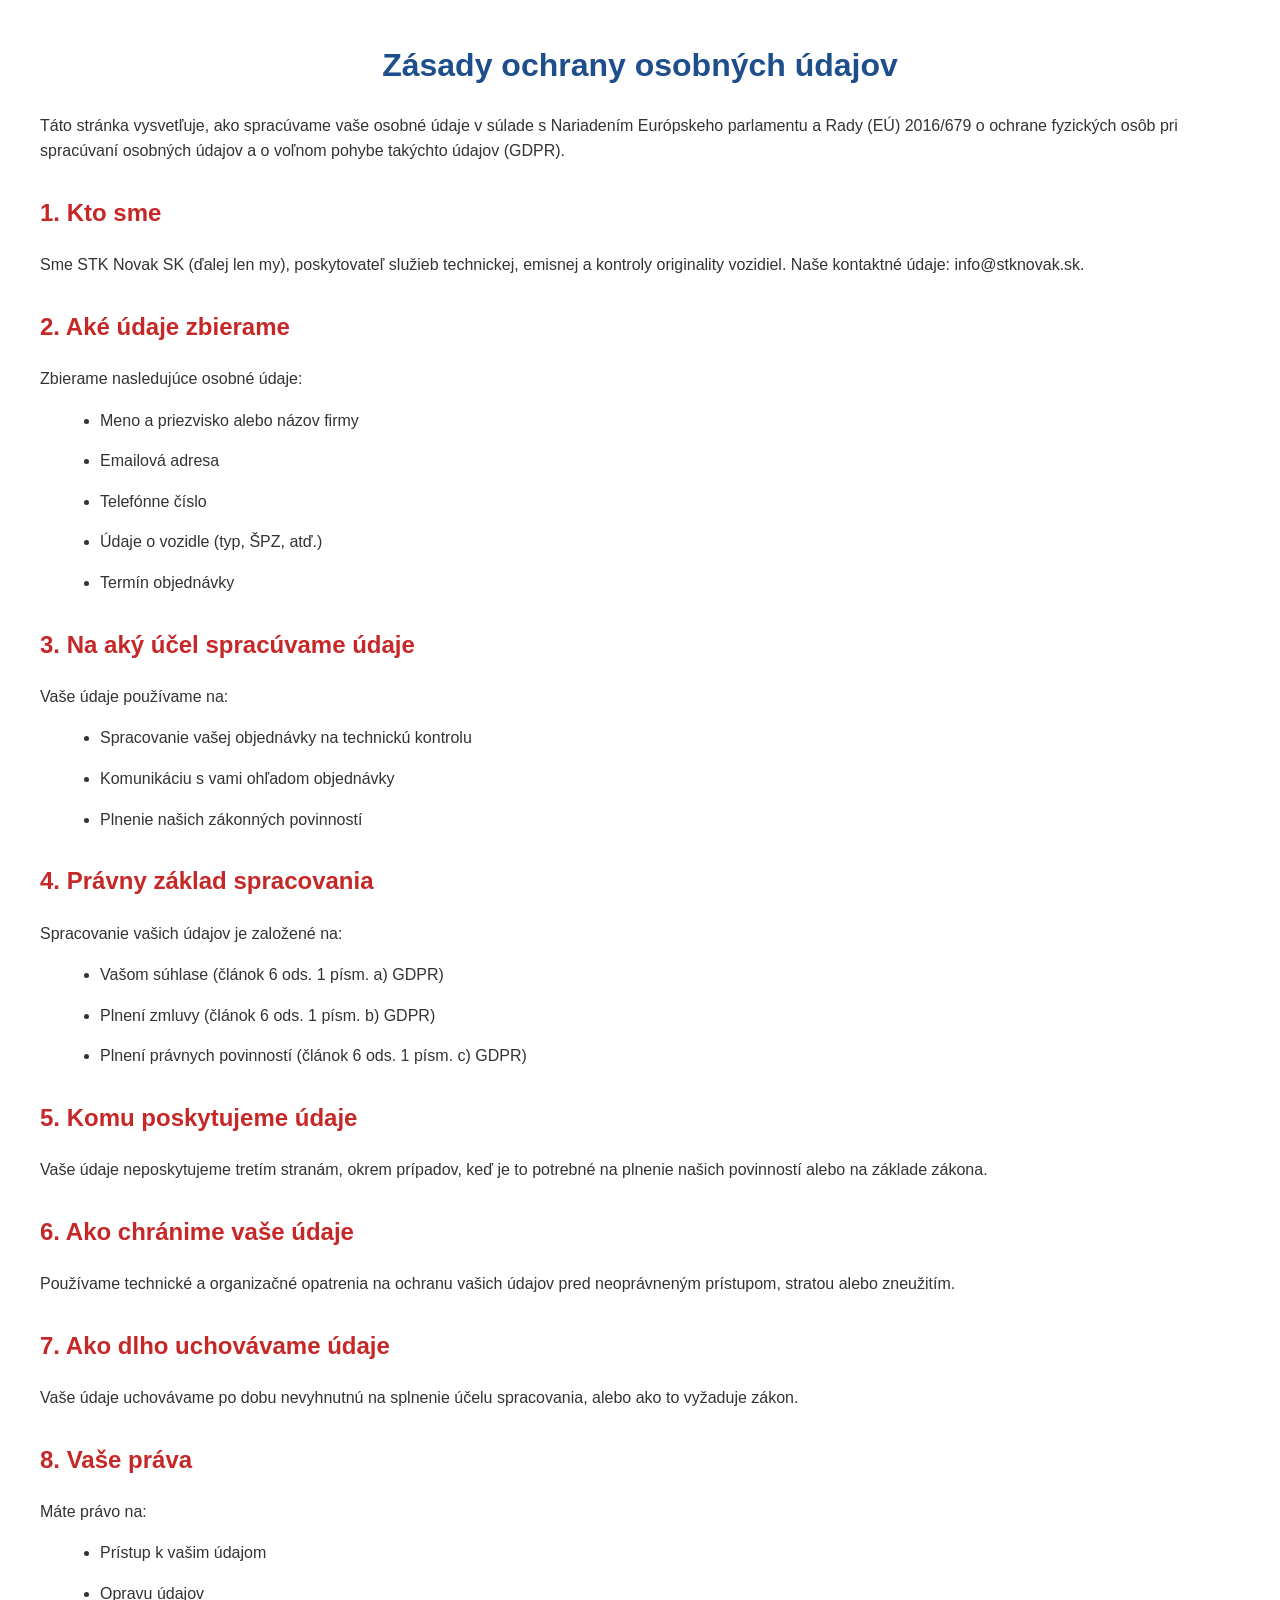
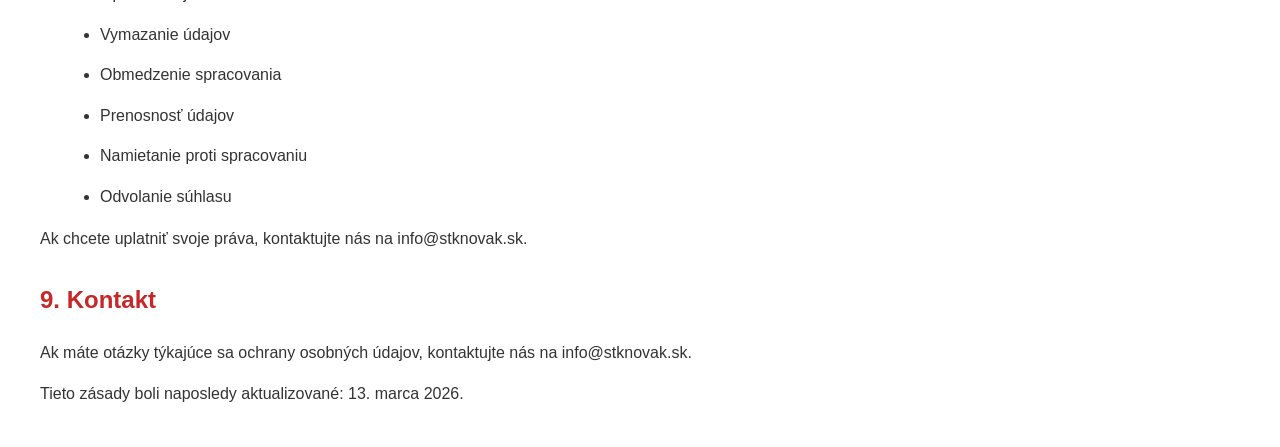
<file: gdpr.html>
<!DOCTYPE html>
<html lang="sk">
<head>
    <meta charset="UTF-8">
    <meta name="viewport" content="width=device-width, initial-scale=1.0">
    <title>Zásady ochrany osobných údajov</title>
    <style>
        body {
            font-family: Arial, sans-serif;
            margin: 40px;
            line-height: 1.6;
            color: #333;
        }
        h1 {
            color: #1E4E8C;
            text-align: center;
        }
        h2 {
            color: #C62828;
            margin-top: 30px;
        }
        p, li {
            margin-bottom: 15px;
        }
        ul {
            margin-left: 20px;
        }
    </style>
</head>
<body>

    <h1>Zásady ochrany osobných údajov</h1>

    <p>Táto stránka vysvetľuje, ako spracúvame vaše osobné údaje v súlade s Nariadením Európskeho parlamentu a Rady (EÚ) 2016/679 o ochrane fyzických osôb pri spracúvaní osobných údajov a o voľnom pohybe takýchto údajov (GDPR).</p>

    <h2>1. Kto sme</h2>
    <p>Sme STK Novak SK (ďalej len my), poskytovateľ služieb technickej, emisnej a kontroly originality vozidiel. Naše kontaktné údaje: info@stknovak.sk.</p>

    <h2>2. Aké údaje zbierame</h2>
    <p>Zbierame nasledujúce osobné údaje:</p>
    <ul>
        <li>Meno a priezvisko alebo názov firmy</li>
        <li>Emailová adresa</li>
        <li>Telefónne číslo</li>
        <li>Údaje o vozidle (typ, ŠPZ, atď.)</li>
        <li>Termín objednávky</li>
    </ul>

    <h2>3. Na aký účel spracúvame údaje</h2>
    <p>Vaše údaje používame na:</p>
    <ul>
        <li>Spracovanie vašej objednávky na technickú kontrolu</li>
        <li>Komunikáciu s vami ohľadom objednávky</li>
        <li>Plnenie našich zákonných povinností</li>
    </ul>

    <h2>4. Právny základ spracovania</h2>
    <p>Spracovanie vašich údajov je založené na:</p>
    <ul>
        <li>Vašom súhlase (článok 6 ods. 1 písm. a) GDPR)</li>
        <li>Plnení zmluvy (článok 6 ods. 1 písm. b) GDPR)</li>
        <li>Plnení právnych povinností (článok 6 ods. 1 písm. c) GDPR)</li>
    </ul>

    <h2>5. Komu poskytujeme údaje</h2>
    <p>Vaše údaje neposkytujeme tretím stranám, okrem prípadov, keď je to potrebné na plnenie našich povinností alebo na základe zákona.</p>

    <h2>6. Ako chránime vaše údaje</h2>
    <p>Používame technické a organizačné opatrenia na ochranu vašich údajov pred neoprávneným prístupom, stratou alebo zneužitím.</p>

    <h2>7. Ako dlho uchovávame údaje</h2>
    <p>Vaše údaje uchovávame po dobu nevyhnutnú na splnenie účelu spracovania, alebo ako to vyžaduje zákon.</p>

    <h2>8. Vaše práva</h2>
    <p>Máte právo na:</p>
    <ul>
        <li>Prístup k vašim údajom</li>
        <li>Opravu údajov</li>
        <li>Vymazanie údajov</li>
        <li>Obmedzenie spracovania</li>
        <li>Prenosnosť údajov</li>
        <li>Namietanie proti spracovaniu</li>
        <li>Odvolanie súhlasu</li>
    </ul>
    <p>Ak chcete uplatniť svoje práva, kontaktujte nás na info@stknovak.sk.</p>

    <h2>9. Kontakt</h2>
    <p>Ak máte otázky týkajúce sa ochrany osobných údajov, kontaktujte nás na info@stknovak.sk.</p>

    <p>Tieto zásady boli naposledy aktualizované: 13. marca 2026.</p>
</body>
</html>
</file>
